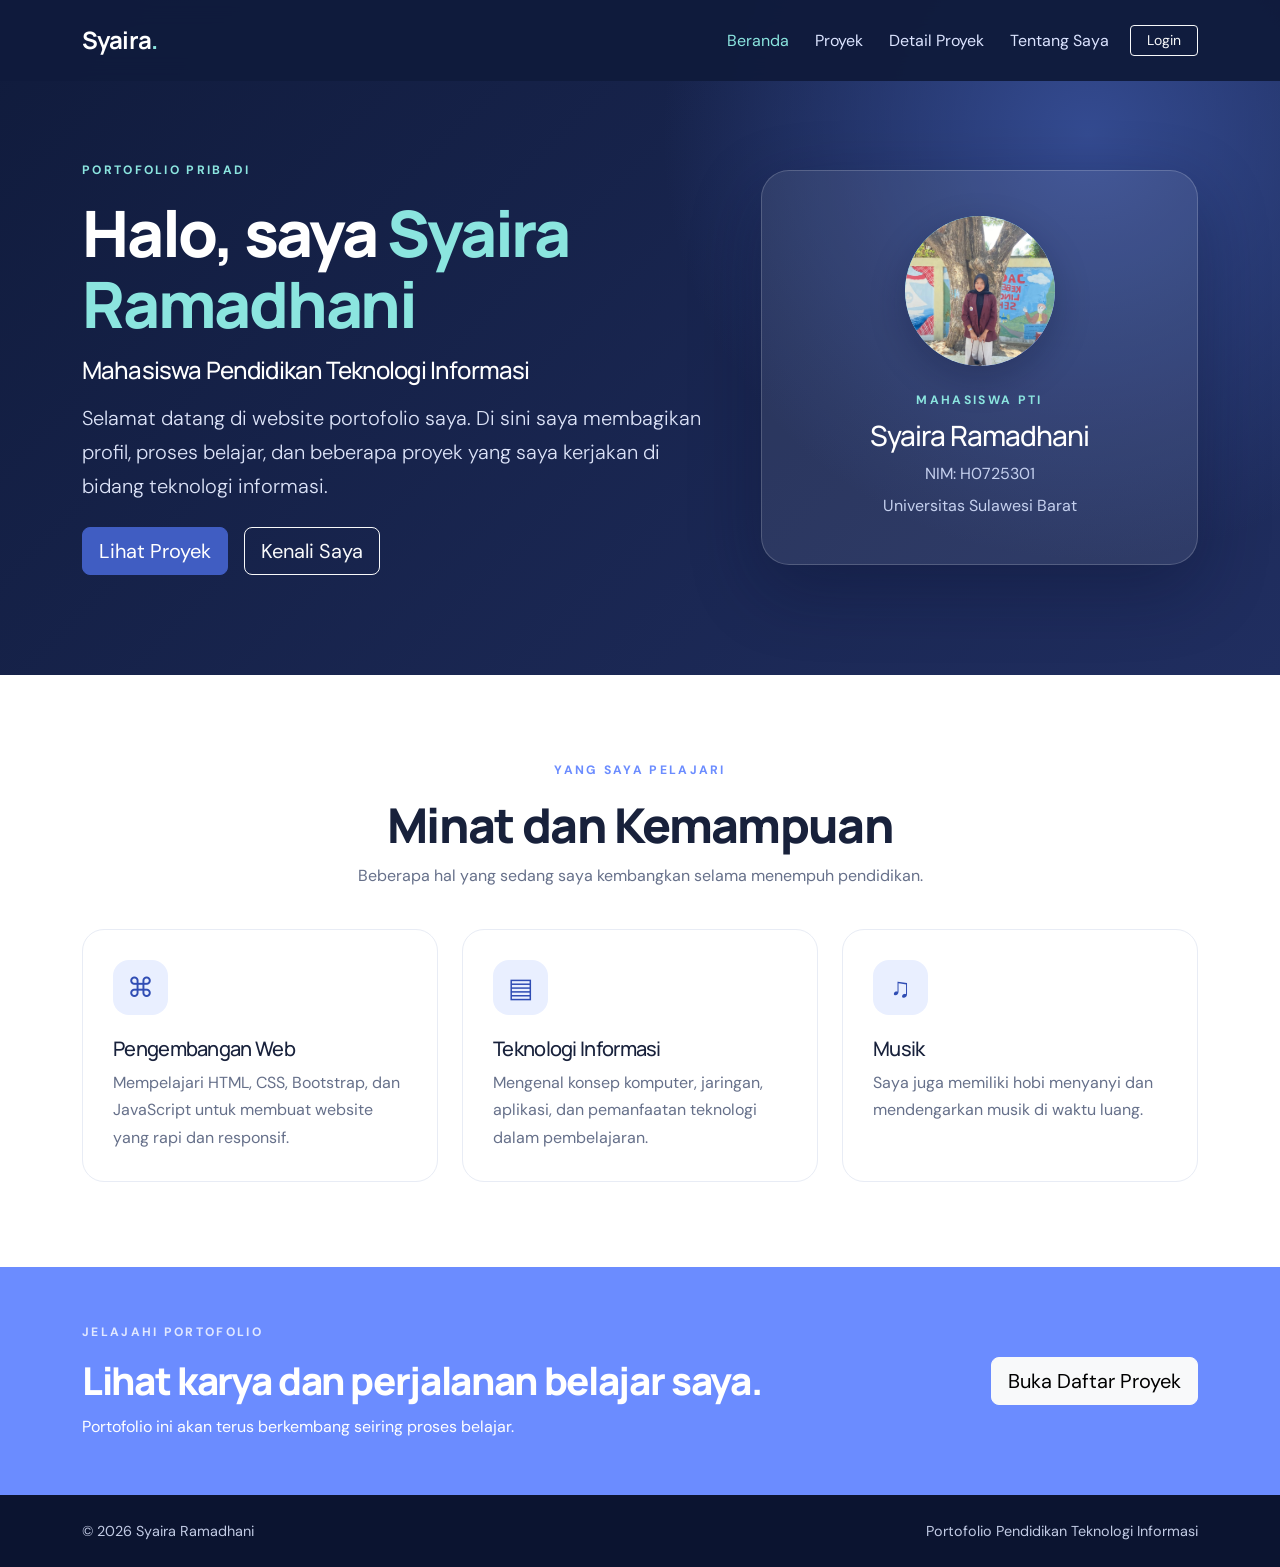
<file: index.html>
<!DOCTYPE html>
<html lang="id">
<head>
  <meta charset="UTF-8">
  <meta name="viewport" content="width=device-width, initial-scale=1.0">
  <title>Beranda | Portofolio Syaira Ramadhani</title>
  <link href="https://cdn.jsdelivr.net/npm/bootstrap@5.3.3/dist/css/bootstrap.min.css" rel="stylesheet">
  <link rel="stylesheet" href="style.css">
</head>
<body>
<nav class="navbar navbar-expand-lg navbar-dark fixed-top">
  <div class="container">
    <a class="navbar-brand fw-bold" href="index.html">Syaira<span>.</span></a>
    <button class="navbar-toggler" type="button" data-bs-toggle="collapse" data-bs-target="#navMenu" aria-label="Buka navigasi"><span class="navbar-toggler-icon"></span></button>
    <div class="collapse navbar-collapse" id="navMenu">
      <ul class="navbar-nav ms-auto align-items-lg-center">
        <li class="nav-item"><a class="nav-link active" href="index.html">Beranda</a></li>
        <li class="nav-item"><a class="nav-link" href="proyek.html">Proyek</a></li>
        <li class="nav-item"><a class="nav-link" href="detail.html">Detail Proyek</a></li>
        <li class="nav-item"><a class="nav-link" href="tentang.html">Tentang Saya</a></li>
        <li class="nav-item ms-lg-2"><a class="btn btn-outline-light btn-sm px-3" href="login.html">Login</a></li>
      </ul>
    </div>
  </div>
</nav>

<header class="hero-section">
  <div class="container">
    <div class="row align-items-center g-5">
      <div class="col-lg-7">
        <p class="eyebrow">PORTOFOLIO PRIBADI</p>
        <h1>Halo, saya <span>Syaira Ramadhani</span></h1>
        <h2 class="h4 mt-3">Mahasiswa Pendidikan Teknologi Informasi</h2>
        <p class="lead mt-3">Selamat datang di website portofolio saya. Di sini saya membagikan profil, proses belajar, dan beberapa proyek yang saya kerjakan di bidang teknologi informasi.</p>
        <div class="d-flex flex-wrap gap-3 mt-4">
          <a class="btn btn-primary btn-lg" href="proyek.html">Lihat Proyek</a>
          <a class="btn btn-outline-light btn-lg" href="tentang.html">Kenali Saya</a>
        </div>
      </div>
      <div class="col-lg-5">
        <div class="profile-card">
        <div class="profile-avatar">
  <img src="images/foto.jpg" alt="Foto Syaira Ramadhani">
</div>
<p class="eyebrow mt-4 mb-2">MAHASISWA PTI</p>
<h3>Syaira Ramadhani</h3>
<p class="muted-light mb-1">NIM: H0725301</p>
<p class="muted-light mb-0">Universitas Sulawesi Barat</p>
        </div>
      </div>
    </div>
  </div>
</header>

<main>
  <section class="section-padding">
    <div class="container">
      <div class="section-heading">
        <p class="eyebrow">YANG SAYA PELAJARI</p>
        <h2>Minat dan Kemampuan</h2>
        <p>Beberapa hal yang sedang saya kembangkan selama menempuh pendidikan.</p>
      </div>
      <div class="row g-4 mt-2">
        <div class="col-md-4">
          <div class="info-card h-100">
            <div class="icon-box">⌘</div>
            <h3>Pengembangan Web</h3>
            <p>Mempelajari HTML, CSS, Bootstrap, dan JavaScript untuk membuat website yang rapi dan responsif.</p>
          </div>
        </div>
        <div class="col-md-4">
          <div class="info-card h-100">
            <div class="icon-box">▤</div>
            <h3>Teknologi Informasi</h3>
            <p>Mengenal konsep komputer, jaringan, aplikasi, dan pemanfaatan teknologi dalam pembelajaran.</p>
          </div>
        </div>
        <div class="col-md-4">
          <div class="info-card h-100">
            <div class="icon-box">♫</div>
            <h3>Musik</h3>
            <p>Saya juga memiliki hobi menyanyi dan mendengarkan musik di waktu luang.</p>
          </div>
        </div>
      </div>
    </div>
  </section>

  <section class="cta-section">
    <div class="container d-md-flex justify-content-between align-items-center gap-4">
      <div>
        <p class="eyebrow">JELAJAHI PORTOFOLIO</p>
        <h2 class="mb-2">Lihat karya dan perjalanan belajar saya.</h2>
        <p class="mb-md-0">Portofolio ini akan terus berkembang seiring proses belajar.</p>
      </div>
      <a class="btn btn-light btn-lg mt-3 mt-md-0" href="proyek.html">Buka Daftar Proyek</a>
    </div>
  </section>
</main>

<footer class="site-footer">
  <div class="container d-flex flex-column flex-md-row justify-content-between gap-2">
    <span>© 2026 Syaira Ramadhani</span>
    <span>Portofolio Pendidikan Teknologi Informasi</span>
  </div>
</footer>
<script src="https://cdn.jsdelivr.net/npm/bootstrap@5.3.3/dist/js/bootstrap.bundle.min.js"></script>
</body>
</html>
</file>
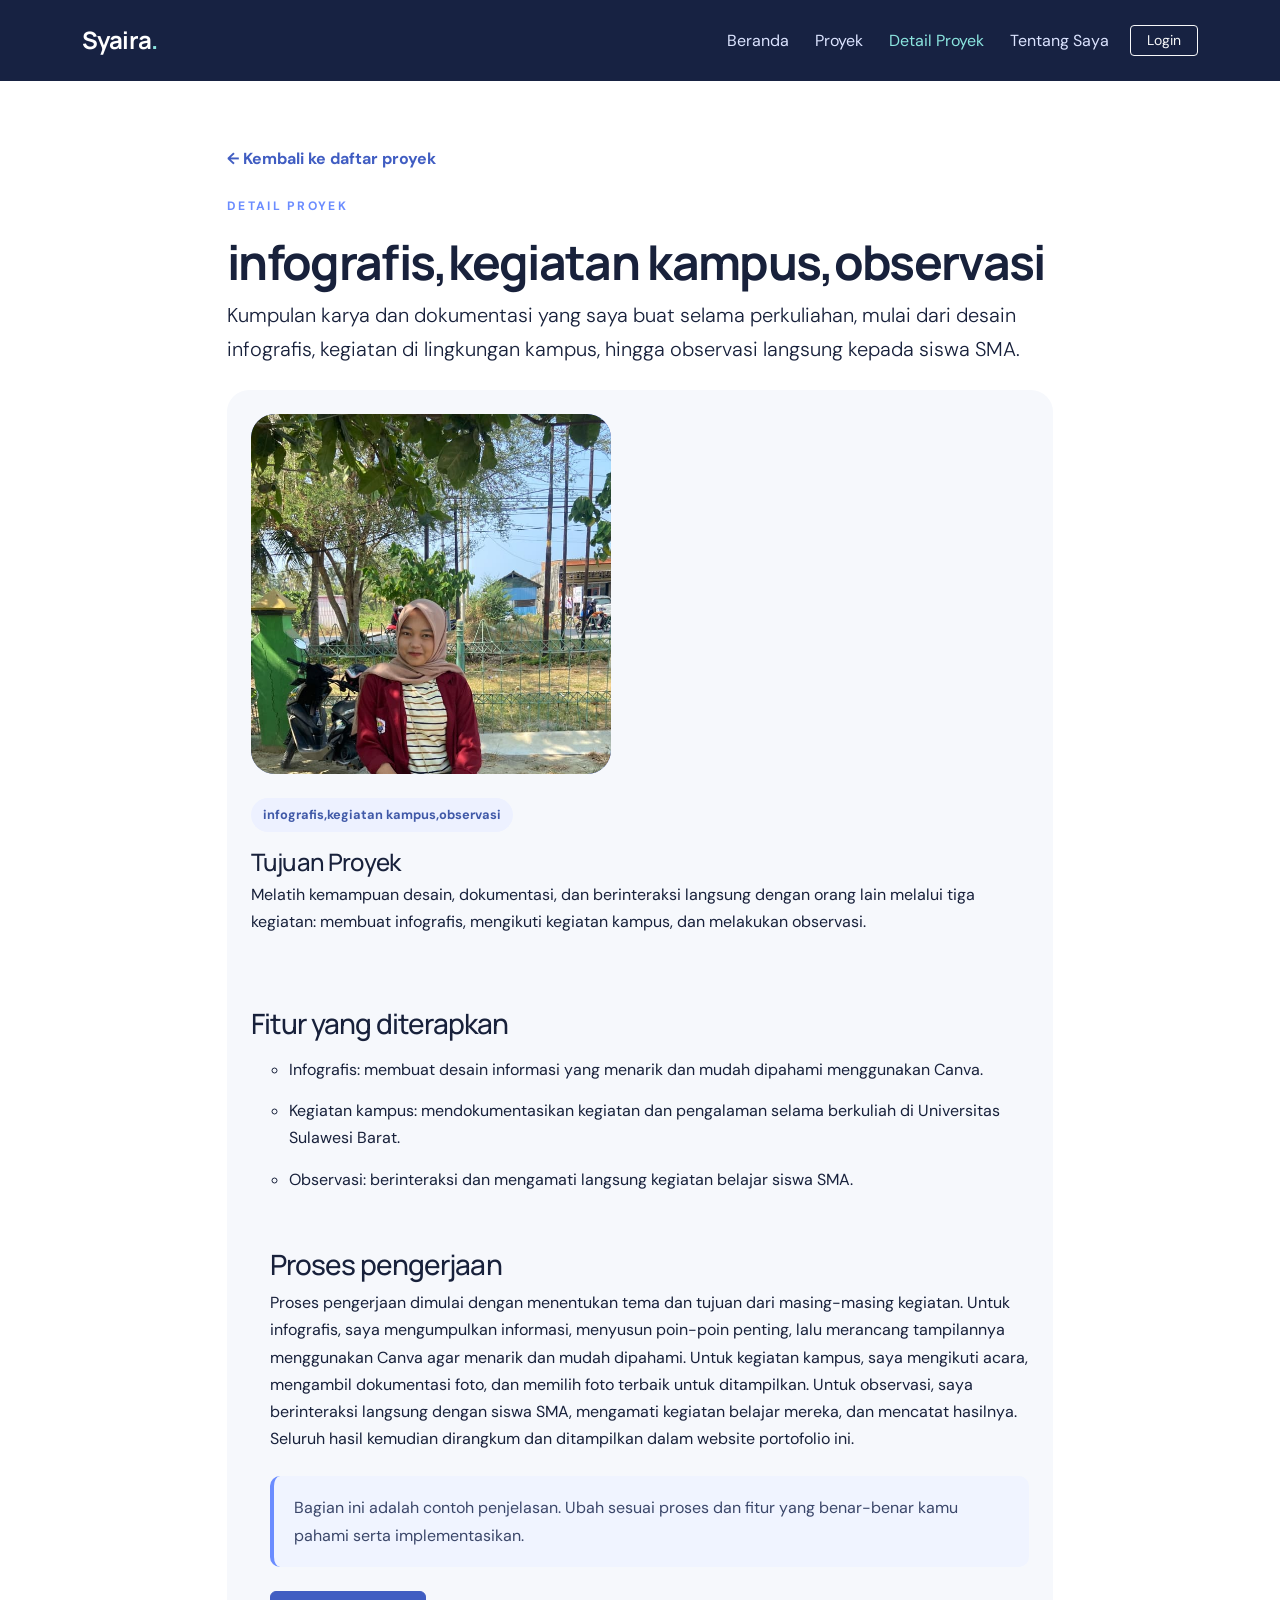
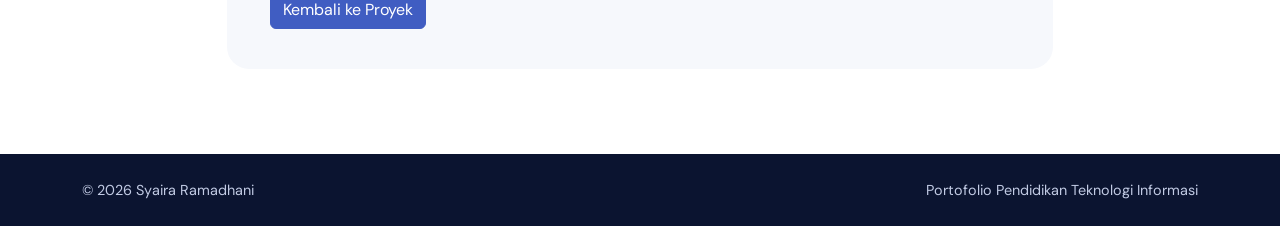
<file: detail.html>
<!DOCTYPE html>
<html lang="id">
<head>
  <meta charset="UTF-8">
  <meta name="viewport" content="width=device-width, initial-scale=1.0">
  <title>Detail Proyek | Portofolio Syaira Ramadhani</title>
  <link href="https://cdn.jsdelivr.net/npm/bootstrap@5.3.3/dist/css/bootstrap.min.css" rel="stylesheet">
  <link rel="stylesheet" href="style.css">
</head>
<body>
<nav class="navbar navbar-expand-lg navbar-dark fixed-top">
  <div class="container">
    <a class="navbar-brand fw-bold" href="index.html">Syaira<span>.</span></a>
    <button class="navbar-toggler" type="button" data-bs-toggle="collapse" data-bs-target="#navMenu" aria-label="Buka navigasi"><span class="navbar-toggler-icon"></span></button>
    <div class="collapse navbar-collapse" id="navMenu">
      <ul class="navbar-nav ms-auto align-items-lg-center">
        <li class="nav-item"><a class="nav-link" href="index.html">Beranda</a></li>
        <li class="nav-item"><a class="nav-link" href="proyek.html">Proyek</a></li>
        <li class="nav-item"><a class="nav-link active" href="detail.html">Detail Proyek</a></li>
        <li class="nav-item"><a class="nav-link" href="tentang.html">Tentang Saya</a></li>
        <li class="nav-item ms-lg-2"><a class="btn btn-outline-light btn-sm px-3" href="login.html">Login</a></li>
      </ul>
    </div>
  </div>
</nav>

<main class="page-top section-padding">
  <div class="container narrow-content">
    <a href="proyek.html" class="text-link">← Kembali ke daftar proyek</a>

    <p class="eyebrow mt-4">DETAIL PROYEK</p>
    <h1 class="display-5 fw-bold">infografis,kegiatan kampus,observasi</h1>
    <p class="lead">Kumpulan karya dan dokumentasi yang saya buat selama perkuliahan, mulai dari desain infografis, kegiatan di lingkungan kampus, hingga observasi langsung kepada siswa SMA.</p>

    <div class="detail-banner">
     <div class="detail-monogram"><img src="images/fotoo.jpg" alt="Foto Syaira Ramadhani"></div>
      <div>
        <span class="tag">infografis,kegiatan kampus,observasi</span>
        <h2 class="h4 mt-3 mb-1">Tujuan Proyek</h2>
       <p class="mb-0">Melatih kemampuan desain, dokumentasi, dan berinteraksi langsung dengan orang lain melalui tiga kegiatan: membuat infografis, mengikuti kegiatan kampus, dan melakukan observasi.</p>
    </div>

    <section class="mt-5">
      <h2 class="h3">Fitur yang diterapkan</h2>
      <ul class="feature-list">
       <ul class="feature-list">
  <li>Infografis: membuat desain informasi yang menarik dan mudah dipahami menggunakan Canva.</li>
  <li>Kegiatan kampus: mendokumentasikan kegiatan dan pengalaman selama berkuliah di Universitas Sulawesi Barat.</li>
  <li>Observasi: berinteraksi dan mengamati langsung kegiatan belajar siswa SMA.</li>
</ul>

    <section class="mt-5">
      <h2 class="h3">Proses pengerjaan</h2>
     <p>Proses pengerjaan dimulai dengan menentukan tema dan tujuan dari masing-masing kegiatan. Untuk infografis, saya mengumpulkan informasi, menyusun poin-poin penting, lalu merancang tampilannya menggunakan Canva agar menarik dan mudah dipahami. Untuk kegiatan kampus, saya mengikuti acara, mengambil dokumentasi foto, dan memilih foto terbaik untuk ditampilkan. Untuk observasi, saya berinteraksi langsung dengan siswa SMA, mengamati kegiatan belajar mereka, dan mencatat hasilnya. Seluruh hasil kemudian dirangkum dan ditampilkan dalam website portofolio ini.</p>
    </section>

    <div class="notice mt-4">
  Bagian ini adalah contoh penjelasan. Ubah sesuai proses dan fitur yang benar-benar kamu pahami serta implementasikan.
</div>

    <a href="proyek.html" class="btn btn-primary mt-4">Kembali ke Proyek</a>
  </div>
</main>

<footer class="site-footer">
  <div class="container d-flex flex-column flex-md-row justify-content-between gap-2">
    <span>© 2026 Syaira Ramadhani</span>
    <span>Portofolio Pendidikan Teknologi Informasi</span>
  </div>
</footer>
<script src="https://cdn.jsdelivr.net/npm/bootstrap@5.3.3/dist/js/bootstrap.bundle.min.js"></script>
</body>
</html>
</file>
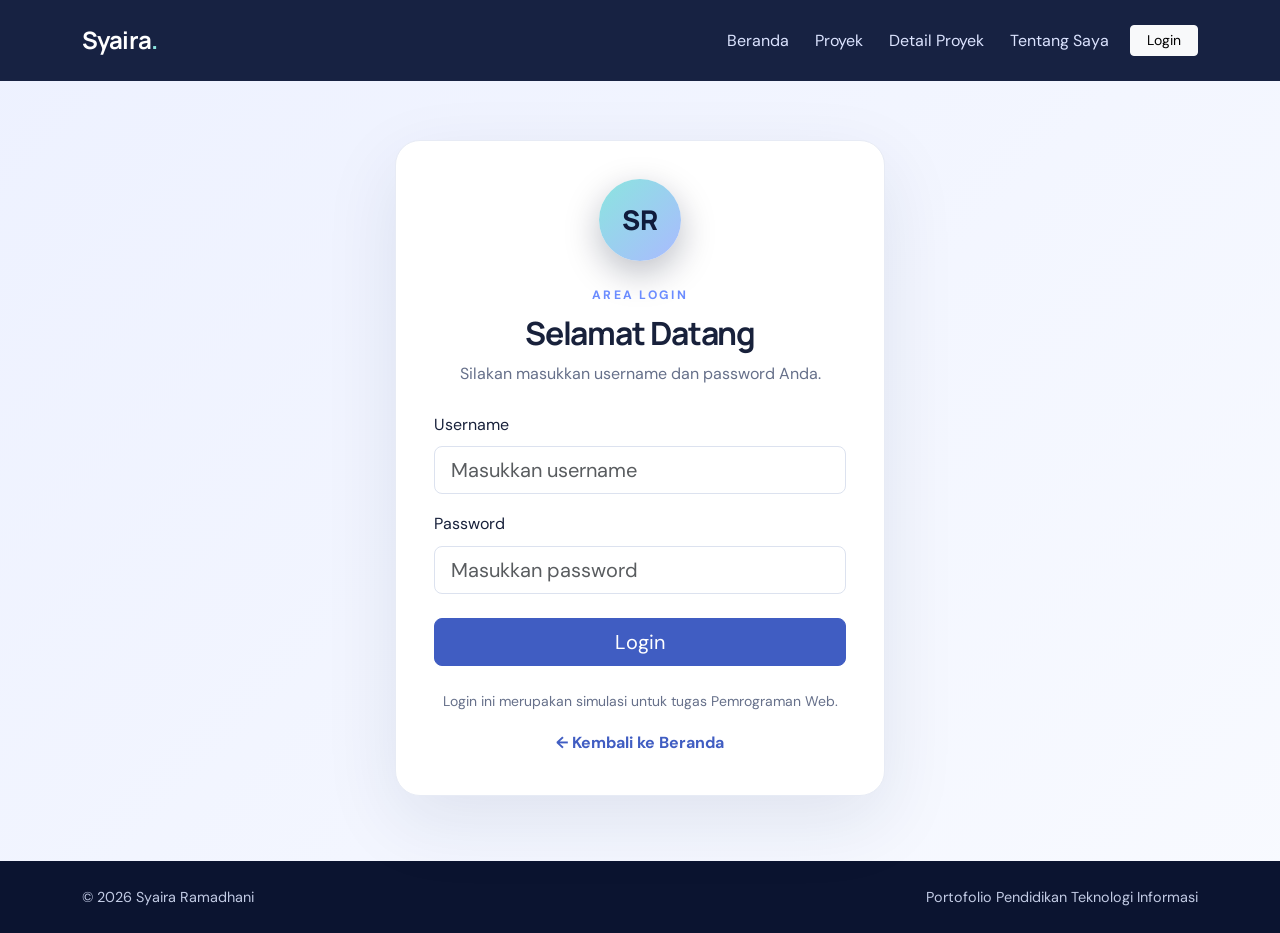
<file: login.html>
<!DOCTYPE html>
<html lang="id">
<head>
  <meta charset="UTF-8">
  <meta name="viewport" content="width=device-width, initial-scale=1.0">
  <title>Login | Portofolio Syaira Ramadhani</title>

  <link href="https://cdn.jsdelivr.net/npm/bootstrap@5.3.3/dist/css/bootstrap.min.css" rel="stylesheet">
  <link rel="stylesheet" href="style.css">
</head>

<body class="login-page">

<nav class="navbar navbar-expand-lg navbar-dark fixed-top">
  <div class="container">
    <a class="navbar-brand fw-bold" href="index.html">Syaira<span>.</span></a>

    <button class="navbar-toggler" type="button"
      data-bs-toggle="collapse" data-bs-target="#navMenu"
      aria-label="Buka navigasi">
      <span class="navbar-toggler-icon"></span>
    </button>

    <div class="collapse navbar-collapse" id="navMenu">
      <ul class="navbar-nav ms-auto align-items-lg-center">
        <li class="nav-item"><a class="nav-link" href="index.html">Beranda</a></li>
        <li class="nav-item"><a class="nav-link" href="proyek.html">Proyek</a></li>
        <li class="nav-item"><a class="nav-link" href="detail.html">Detail Proyek</a></li>
        <li class="nav-item"><a class="nav-link" href="tentang.html">Tentang Saya</a></li>
        <li class="nav-item ms-lg-2">
          <a class="btn btn-outline-light btn-sm px-3 active" href="login.html">Login</a>
        </li>
      </ul>
    </div>
  </div>
</nav>

<main class="login-wrap">
  <div class="login-card">

    <div class="text-center mb-4">
      <div class="profile-avatar small-avatar mx-auto">SR</div>
      <p class="eyebrow mt-4 mb-2">AREA LOGIN</p>
      <h1 class="h2 fw-bold">Selamat Datang</h1>
      <p class="muted">Silakan masukkan username dan password Anda.</p>
    </div>

    <div id="pesan" class="alert d-none" role="alert" aria-live="polite"></div>

    <form id="loginForm" novalidate>
      <div class="mb-3">
        <label for="identitas" class="form-label">Username</label>
        <input
          type="text"
          class="form-control form-control-lg"
          id="identitas"
          placeholder="Masukkan username"
          autocomplete="username"
          required>
        <div class="invalid-feedback">
          Username wajib diisi.
        </div>
      </div>

      <div class="mb-3">
        <label for="password" class="form-label">Password</label>
        <input
          type="password"
          class="form-control form-control-lg"
          id="password"
          placeholder="Masukkan password"
          autocomplete="current-password"
          required>
        <div class="invalid-feedback">
          Password wajib diisi dan minimal 8 karakter.
        </div>
      </div>

      <button type="submit" class="btn btn-primary btn-lg w-100 mt-2">
        Login
      </button>
    </form>

    <p class="small muted mt-4 mb-0 text-center">
      Login ini merupakan simulasi untuk tugas Pemrograman Web.
    </p>

    <div class="text-center mt-3">
      <a href="index.html" class="text-link">← Kembali ke Beranda</a>
    </div>

  </div>
</main>

<footer class="site-footer">
  <div class="container d-flex flex-column flex-md-row justify-content-between gap-2">
    <span>© 2026 Syaira Ramadhani</span>
    <span>Portofolio Pendidikan Teknologi Informasi</span>
  </div>
</footer>

<script src="https://cdn.jsdelivr.net/npm/bootstrap@5.3.3/dist/js/bootstrap.bundle.min.js"></script>
<script src="script.js"></script>

</body>
</html>
</file>
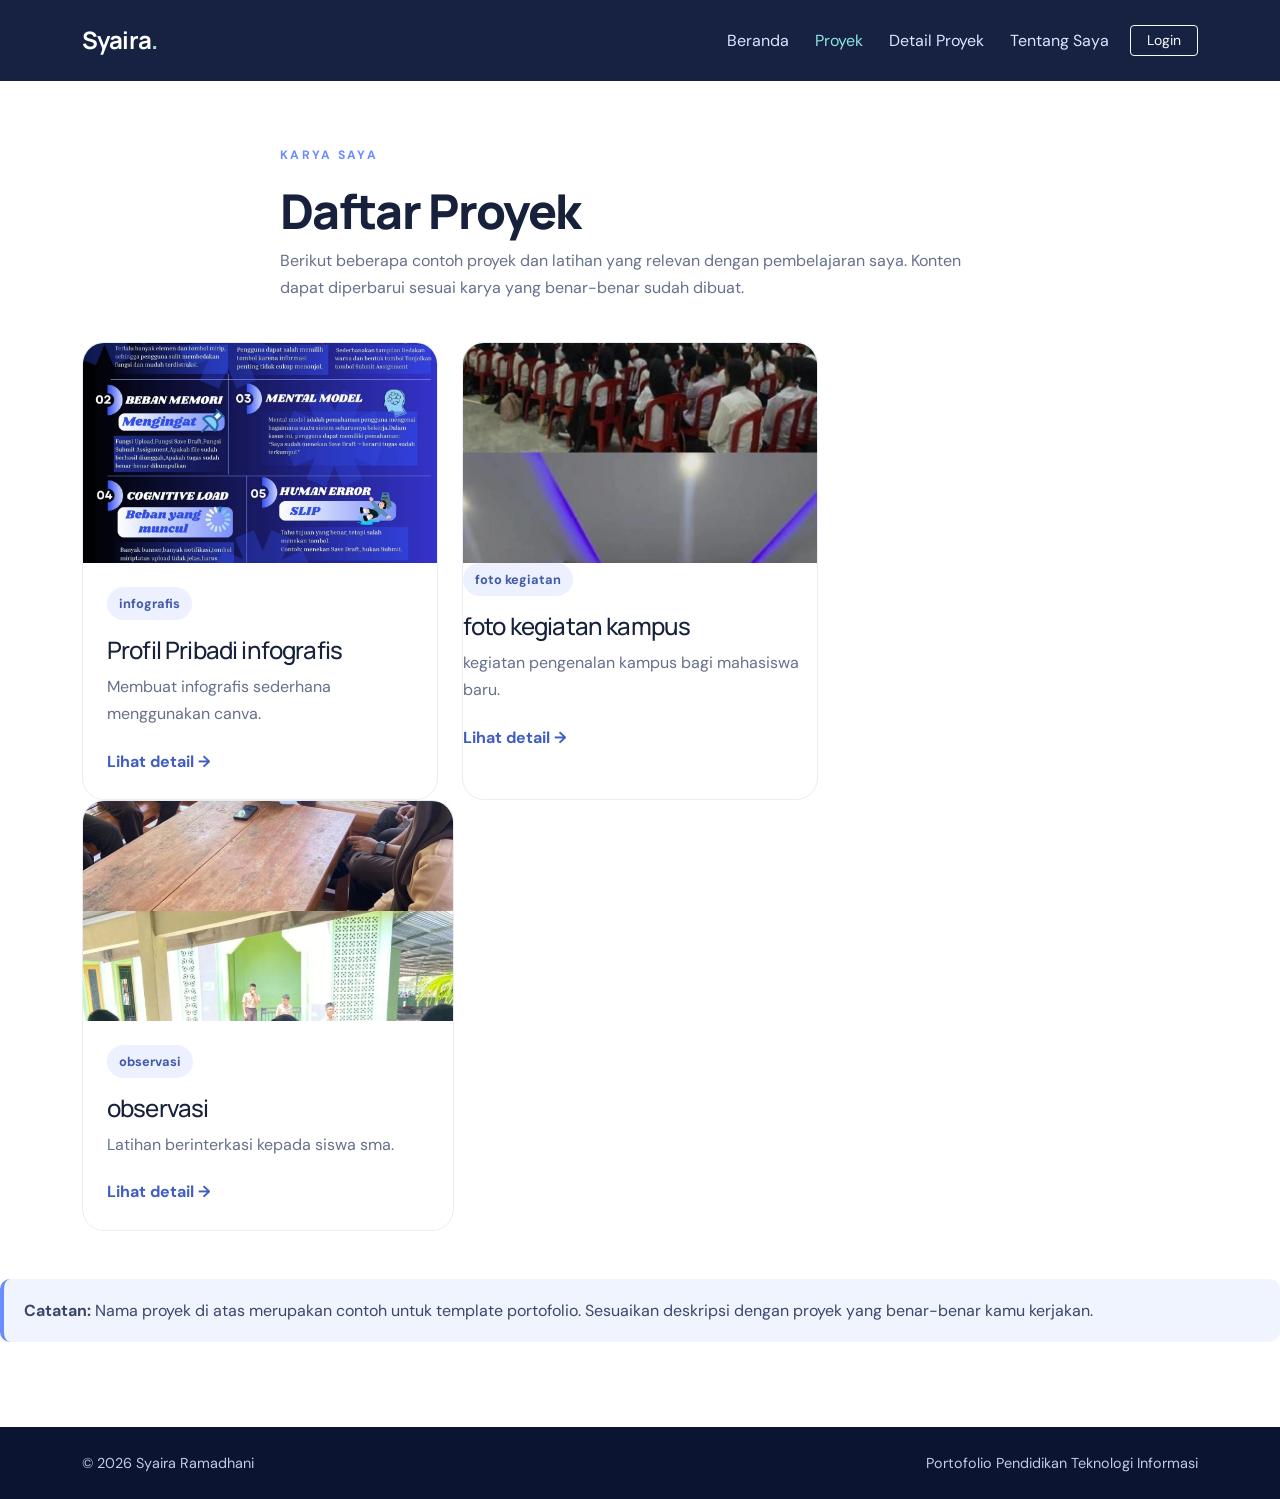
<file: proyek.html>
<!DOCTYPE html>
<html lang="id">
<head>
  <meta charset="UTF-8">
  <meta name="viewport" content="width=device-width, initial-scale=1.0">
  <title>Proyek | Portofolio Syaira Ramadhani</title>
  <link href="https://cdn.jsdelivr.net/npm/bootstrap@5.3.3/dist/css/bootstrap.min.css" rel="stylesheet">
  <link rel="stylesheet" href="style.css">
</head>
<body>
<nav class="navbar navbar-expand-lg navbar-dark fixed-top">
  <div class="container">
    <a class="navbar-brand fw-bold" href="index.html">Syaira<span>.</span></a>
    <button class="navbar-toggler" type="button" data-bs-toggle="collapse" data-bs-target="#navMenu" aria-label="Buka navigasi"><span class="navbar-toggler-icon"></span></button>
    <div class="collapse navbar-collapse" id="navMenu">
      <ul class="navbar-nav ms-auto align-items-lg-center">
        <li class="nav-item"><a class="nav-link" href="index.html">Beranda</a></li>
        <li class="nav-item"><a class="nav-link active" href="proyek.html">Proyek</a></li>
        <li class="nav-item"><a class="nav-link" href="detail.html">Detail Proyek</a></li>
        <li class="nav-item"><a class="nav-link" href="tentang.html">Tentang Saya</a></li>
        <li class="nav-item ms-lg-2"><a class="btn btn-outline-light btn-sm px-3" href="login.html">Login</a></li>
      </ul>
    </div>
  </div>
</nav>

<main class="page-top section-padding">
  <div class="container">
    <div class="section-heading text-start">
      <p class="eyebrow">KARYA SAYA</p>
      <h1>Daftar Proyek</h1>
      <p>Berikut beberapa contoh proyek dan latihan yang relevan dengan pembelajaran saya. Konten dapat diperbarui sesuai karya yang benar-benar sudah dibuat.</p>
    </div>

    <div class="row g-4 mt-2">
      <div class="col-md-6 col-lg-4">
        <article class="project-card h-100">
         <div class="project-art art-one"><img src="images/infografis.jpg" alt="Profil Pribadi infografis"></div>
          <div class="p-4">
            <span class="tag">infografis</span>
            <h2 class="h4 mt-3">Profil Pribadi infografis</h2>
            <p>Membuat infografis sederhana menggunakan canva.</p>
            <a href="detail.html" class="text-link">Lihat detail →</a>
          </div>
        </article>
      </div>

      <div class="col-md-6 col-lg-4">
        <article class="project-card h-100">
          <div class="project-art art-two"><img src="images/foto kegiatan.jpg" alt="foto kegiatan kampus"></div>
            <span class="tag">foto kegiatan</span>
            <h2 class="h4 mt-3">foto kegiatan kampus</h2>
            <p>kegiatan pengenalan kampus bagi mahasiswa baru.</p>
            <a href="detail.html" class="text-link">Lihat detail →</a>
          </div>
        </article>
      </div>

      <div class="col-md-6 col-lg-4">
        <article class="project-card h-100">
          <div class="project-art art-three"><img src="images/observasi.jpg" alt="observasi disekolah"></div>
          <div class="p-4">
            <span class="tag">observasi</span>
            <h2 class="h4 mt-3">observasi </h2>
            <p>Latihan berinterkasi kepada siswa sma.</p>
            <a href="detail.html" class="text-link">Lihat detail →</a>
          </div>
        </article>
      </div>
    </div>

    <div class="notice mt-5">
      <strong>Catatan:</strong> Nama proyek di atas merupakan contoh untuk template portofolio. Sesuaikan deskripsi dengan proyek yang benar-benar kamu kerjakan.
    </div>
  </div>
</main>

<footer class="site-footer">
  <div class="container d-flex flex-column flex-md-row justify-content-between gap-2">
    <span>© 2026 Syaira Ramadhani</span>
    <span>Portofolio Pendidikan Teknologi Informasi</span>
  </div>
</footer>
<script src="https://cdn.jsdelivr.net/npm/bootstrap@5.3.3/dist/js/bootstrap.bundle.min.js"></script>
</body>
</html>
</file>
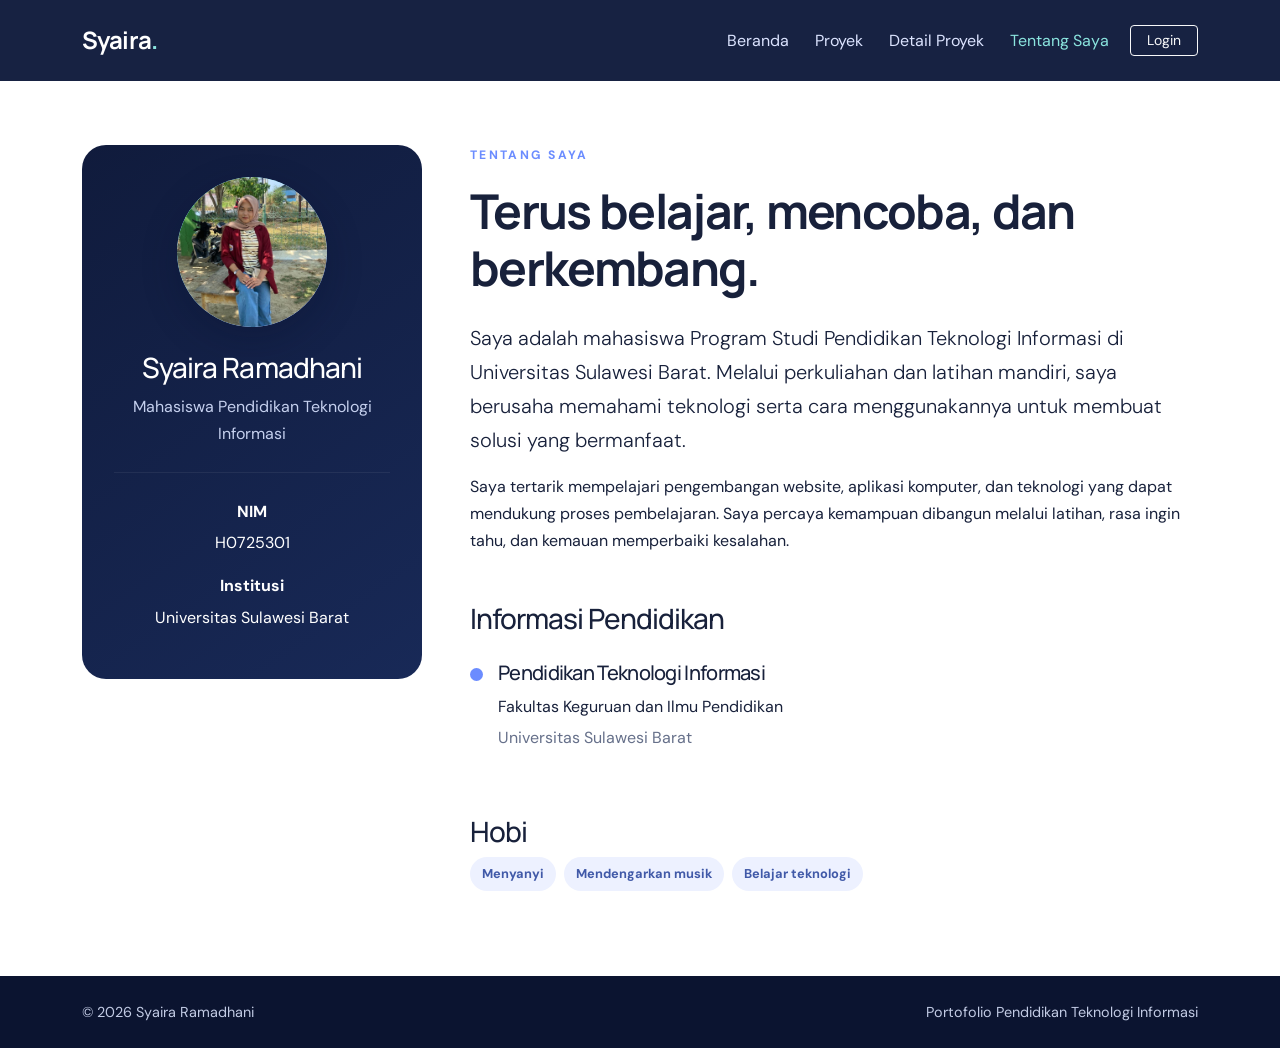
<file: tentang.html>
<!DOCTYPE html>
<html lang="id">
<head>
  <meta charset="UTF-8">
  <meta name="viewport" content="width=device-width, initial-scale=1.0">
  <title>Tentang Saya | Portofolio Syaira Ramadhani</title>
  <link href="https://cdn.jsdelivr.net/npm/bootstrap@5.3.3/dist/css/bootstrap.min.css" rel="stylesheet">
  <link rel="stylesheet" href="style.css">
</head>
<body>
<nav class="navbar navbar-expand-lg navbar-dark fixed-top">
  <div class="container">
    <a class="navbar-brand fw-bold" href="index.html">Syaira<span>.</span></a>
    <button class="navbar-toggler" type="button" data-bs-toggle="collapse" data-bs-target="#navMenu" aria-label="Buka navigasi"><span class="navbar-toggler-icon"></span></button>
    <div class="collapse navbar-collapse" id="navMenu">
      <ul class="navbar-nav ms-auto align-items-lg-center">
        <li class="nav-item"><a class="nav-link" href="index.html">Beranda</a></li>
        <li class="nav-item"><a class="nav-link" href="proyek.html">Proyek</a></li>
        <li class="nav-item"><a class="nav-link" href="detail.html">Detail Proyek</a></li>
        <li class="nav-item"><a class="nav-link active" href="tentang.html">Tentang Saya</a></li>
        <li class="nav-item ms-lg-2"><a class="btn btn-outline-light btn-sm px-3" href="login.html">Login</a></li>
      </ul>
    </div>
  </div>
</nav>

<main class="page-top section-padding">
  <div class="container">
    <div class="row align-items-start g-5">
      <div class="col-lg-4">
       <div class="about-profile">
  <div class="profile-avatar">
    <img src="images/fotoo.jpg" alt="Foto Syaira Ramadhani">
  </div>
  <h2 class="h3 mt-4">Syaira Ramadhani</h2>
  <p class="muted-light">Mahasiswa Pendidikan Teknologi Informasi</p>
  <hr>
  <p class="mb-1"><strong>NIM</strong></p>
  <p>H0725301</p>
  <p class="mb-1"><strong>Institusi</strong></p>
  <p>Universitas Sulawesi Barat</p>
</div>
      </div>

      <div class="col-lg-8">
        <p class="eyebrow">TENTANG SAYA</p>
        <h1 class="display-5 fw-bold">Terus belajar, mencoba, dan berkembang.</h1>
        <p class="lead mt-4">Saya adalah mahasiswa Program Studi Pendidikan Teknologi Informasi di Universitas Sulawesi Barat. Melalui perkuliahan dan latihan mandiri, saya berusaha memahami teknologi serta cara menggunakannya untuk membuat solusi yang bermanfaat.</p>
        <p>Saya tertarik mempelajari pengembangan website, aplikasi komputer, dan teknologi yang dapat mendukung proses pembelajaran. Saya percaya kemampuan dibangun melalui latihan, rasa ingin tahu, dan kemauan memperbaiki kesalahan.</p>

        <h2 class="h3 mt-5">Informasi Pendidikan</h2>
        <div class="timeline-item">
          <span class="timeline-dot"></span>
          <div>
            <h3 class="h5">Pendidikan Teknologi Informasi</h3>
            <p class="mb-1">Fakultas Keguruan dan Ilmu Pendidikan</p>
            <p class="muted">Universitas Sulawesi Barat</p>
          </div>
        </div>

        <h2 class="h3 mt-5">Hobi</h2>
        <div class="d-flex flex-wrap gap-2">
          <span class="tag">Menyanyi</span>
          <span class="tag">Mendengarkan musik</span>
          <span class="tag">Belajar teknologi</span>
        </div>
      </div>
    </div>
  </div>
</main>

<footer class="site-footer">
  <div class="container d-flex flex-column flex-md-row justify-content-between gap-2">
    <span>© 2026 Syaira Ramadhani</span>
    <span>Portofolio Pendidikan Teknologi Informasi</span>
  </div>
</footer>
<script src="https://cdn.jsdelivr.net/npm/bootstrap@5.3.3/dist/js/bootstrap.bundle.min.js"></script>
</body>
</html>
</file>
<file: style.css>
@import url('https://fonts.googleapis.com/css2?family=DM+Sans:wght@400;500;600;700&family=Manrope:wght@400;500;600;700;800&display=swap');

:root {
  --navy: #101b3c;
  --navy2: #182957;
  --blue: #6b8cff;
  --cyan: #8be5df;
  --ink: #18213b;
  --muted: #66708a;
  --paper: #f6f8fc;
}

* {
  box-sizing: border-box;
}

body {
  font-family: 'DM Sans', sans-serif;
  color: var(--ink);
  background: #fff;
  line-height: 1.7;
}

h1, h2, h3, .navbar-brand {
  font-family: 'Manrope', sans-serif;
  letter-spacing: -.035em;
}

h1 {
  font-weight: 800;
}

.navbar {
  background: rgba(16, 27, 60, .97);
  backdrop-filter: blur(12px);
  padding: 15px 0;
}

.navbar-brand {
  font-size: 1.5rem;
}

.navbar-brand span {
  color: var(--cyan);
}

.nav-link {
  color: #dce4ff !important;
  margin: 0 5px;
}

.nav-link:hover,
.nav-link.active {
  color: var(--cyan) !important;
}

.hero-section {
  padding: 160px 0 100px;
  background: radial-gradient(circle at 85% 20%, #344b91 0, transparent 35%),
              linear-gradient(135deg, var(--navy), #202e60);
  color: white;
  overflow: hidden;
}

.hero-section h1 {
  font-size: clamp(2.6rem, 5vw, 4.7rem);
  line-height: 1.12;
}

.hero-section h1 span {
  color: var(--cyan);
}

.hero-section .lead {
  color: #dce3f8;
  max-width: 650px;
}

.eyebrow {
  font-size: .76rem;
  letter-spacing: .19em;
  font-weight: 700;
  color: #6b8cff;
}

.hero-section .eyebrow {
  color: var(--cyan);
}

.profile-card {
  padding: 45px 30px;
  text-align: center;
  border: 1px solid rgba(255, 255, 255, .18);
  border-radius: 28px;
  background: rgba(255, 255, 255, .08);
  box-shadow: 0 24px 70px #080f2d55;
}

.profile-avatar {
  display: flex;
  align-items: center;
  justify-content: center;
  width: 150px;
  height: 150px;
  margin: auto;
  border-radius: 50%;
  font-family: 'Manrope', sans-serif;
  font-size: 3rem;
  font-weight: 800;
  color: var(--navy);
  background: linear-gradient(135deg, var(--cyan), #aabaff);
  box-shadow: 0 12px 35px #070f2a44;
}

.small-avatar {
  width: 82px;
  height: 82px;
  font-size: 1.7rem;
}

.muted-light {
  color: #c5d0ee;
}

.section-padding {
  padding: 85px 0;
}

.section-heading {
  text-align: center;
  max-width: 720px;
  margin: 0 auto;
}

.section-heading h1,
.section-heading h2 {
  font-size: clamp(2rem, 4vw, 3rem);
  font-weight: 800;
}

.section-heading > p:last-child {
  color: var(--muted);
}

.info-card,
.project-card {
  border: 1px solid #e8ecf5;
  border-radius: 22px;
  background: #fff;
  transition: transform .2s, box-shadow .2s;
  overflow: hidden;
}

.info-card {
  padding: 30px;
}

.info-card:hover,
.project-card:hover {
  transform: translateY(-5px);
  box-shadow: 0 18px 45px #18295712;
}

.info-card h3 {
  font-size: 1.25rem;
  margin-top: 22px;
}

.info-card p,
.project-card p {
  color: var(--muted);
  margin-bottom: 0;
}

.icon-box {
  display: grid;
  place-items: center;
  width: 55px;
  height: 55px;
  border-radius: 16px;
  background: #e9efff;
  color: #304db4;
  font-size: 1.7rem;
}

.cta-section {
  padding: 55px 0;
  background: var(--blue);
  color: white;
}

.cta-section .eyebrow {
  color: #e1e8ff;
}

.cta-section h2 {
  font-size: clamp(1.6rem, 3vw, 2.4rem);
  font-weight: 800;
}

.site-footer {
  padding: 24px 0;
  background: #0b1430;
  color: #c2cbe4;
  font-size: .9rem;
}

.page-top {
  padding-top: 145px;
}

.project-art {
  height: 190px;
  display: flex;
  align-items: center;
  justify-content: center;
  color: white;
  font-family: 'Manrope', sans-serif;
  font-size: 1.15rem;
  font-weight: 800;
  letter-spacing: .12em;
}

.art-one {
  background: linear-gradient(135deg, #263e85, #6c91ff);
}

.art-two {
  background: linear-gradient(135deg, #167c83, #8be5df);
}

.art-three {
  background: linear-gradient(135deg, #593e9c, #c3a5ff);
}

.tag {
  display: inline-block;
  border-radius: 100px;
  padding: 6px 12px;
  background: #edf1ff;
  color: #4059a8;
  font-size: .8rem;
  font-weight: 700;
}

.text-link {
  color: #405dc2;
  text-decoration: none;
  font-weight: 700;
}

.text-link:hover {
  text-decoration: underline;
}

.project-card .text-link {
  display: inline-block;
  margin-top: 20px;
}

.notice {
  padding: 18px 20px;
  background: #f0f4ff;
  border-left: 4px solid var(--blue);
  border-radius: 10px;
  color: #3b476a;
}

.narrow-content {
  max-width: 850px;
}

.detail-banner {
  display: flex;
  align-items: center;
  gap: 25px;
  padding: 28px;
  margin-top: 35px;
  border-radius: 22px;
  background: var(--paper);
}

.detail-monogram {
  display: grid;
  place-items: center;
  flex-shrink: 0;
  width: 105px;
  height: 105px;
  border-radius: 22px;
  background: linear-gradient(135deg, var(--navy2), var(--blue));
  color: white;
  font-size: 2rem;
  font-weight: 800;
}

.feature-list {
  padding-left: 1.2rem;
}

.feature-list li {
  padding: 7px 0;
}

.about-profile {
  background: linear-gradient(145deg, var(--navy), var(--navy2));
  color: white;
  border-radius: 24px;
  padding: 32px;
  text-align: center;
}

.about-profile hr {
  border-color: #ffffff40;
  margin: 25px 0;
}

.timeline-item {
  display: flex;
  gap: 15px;
  margin-top: 25px;
}

.timeline-dot {
  width: 13px;
  height: 13px;
  background: var(--blue);
  border-radius: 50%;
  margin-top: 7px;
  flex-shrink: 0;
}

.muted {
  color: var(--muted);
}

.login-page {
  background: linear-gradient(135deg, #edf1ff, #f8faff);
}

.login-wrap {
  min-height: calc(100vh - 70px);
  padding: 140px 20px 65px;
  display: flex;
  justify-content: center;
  align-items: center;
}

.login-card {
  width: 100%;
  max-width: 490px;
  padding: 38px;
  background: #fff;
  border: 1px solid #e7ebf5;
  border-radius: 25px;
  box-shadow: 0 25px 75px #17295718;
}

.form-control {
  border-color: #dce2ef;
}

.form-control:focus {
  border-color: var(--blue);
  box-shadow: 0 0 0 .2rem #6b8cff25;
}

.btn-primary {
  background: #405dc2;
  border-color: #405dc2;
}

.btn-primary:hover {
  background: #30489f;
  border-color: #30489f;
}

.btn-outline-light:hover {
  color: var(--navy);
}

@media (max-width: 767px) {
  .hero-section {
    padding: 135px 0 70px;
  }

  .section-padding {
    padding: 65px 0;
  }

  .profile-card {
    padding: 32px 20px;
  }

  


  .detail-banner {
    align-items: flex-start;
    flex-direction: column;
  }

  .login-card {
    padding: 28px 22px;
  }

  .page-top {
    padding-top: 120px;
  }
}
.profile-avatar {
  overflow: hidden;
}

.profile-avatar img {
  width: 100%;
  height: 100%;
  object-fit: cover;
  border-radius: 50%;
  display: block;
}

.project-art {
  height: 220px;
  overflow: hidden;
  display: block;
  padding: 0;
}

.project-art img {
  width: 100%;
  height: 100%;
  object-fit: cover;
  display: block;
}

.project-card {
  overflow: hidden;
}

.project-art {
  height: 220px;
  overflow: hidden;
  display: block;
  padding: 0;
  background: none;
}

.project-art img {
  width: 100%;
  height: 100%;
  object-fit: cover;
  object-position: center;
  display: block;
}

.project-art {
  height: 220px;
  overflow: hidden;
  display: block;
  padding: 0;
  background: none;
}

.project-art img {
  width: 100%;
  height: 100%;
  object-fit: cover;
  object-position: center;
  display: block;
}

.project-card {
  overflow: hidden;
}

.detail-icon {
  overflow: hidden;
}

.detail-icon img {
  width: 100%;
  height: 100%;
  object-fit: cover;
  display: block;
  border-radius: inherit;
}

.detail-monogram {
  overflow: hidden;
  padding: 0;
}

.detail-monogram img {
  width: 100%;
  height: 100%;
  object-fit: cover;
  display: block;
  border-radius: inherit;
}

.detail-banner {
  display: flex;
  align-items: center;
  gap: 24px;
  padding: 24px;
  margin-top: 24px;
}

.detail-monogram {
  width: 140px;
  height: 140px;
  flex-shrink: 0;
  overflow: hidden;
  border-radius: 20px;
  padding: 0;
}

.detail-monogram img {
  width: 100%;
  height: 100%;
  object-fit: cover;
  display: block;
}

.detail-banner > div:last-child {
  flex: 1;
  min-width: 0;
}

.detail-banner .tag {
  display: inline-block;
}

@media (max-width: 767px) {
  .detail-banner {
    flex-direction: column;
    align-items: flex-start;
  }
}

.detail-banner {
  display: flex;
  flex-direction: column;
  align-items: flex-start;
  gap: 24px;
}

.detail-monogram {
  width: 100%;
  max-width: 360px;
  height: 360px;
  overflow: hidden;
  border-radius: 24px;
  padding: 0;
}

.detail-monogram img {
  width: 100%;
  height: 100%;
  object-fit: cover;
  object-position: top;
  display: block;
}

.detail-banner > div:last-child {
  width: 100%;
}
</file>
